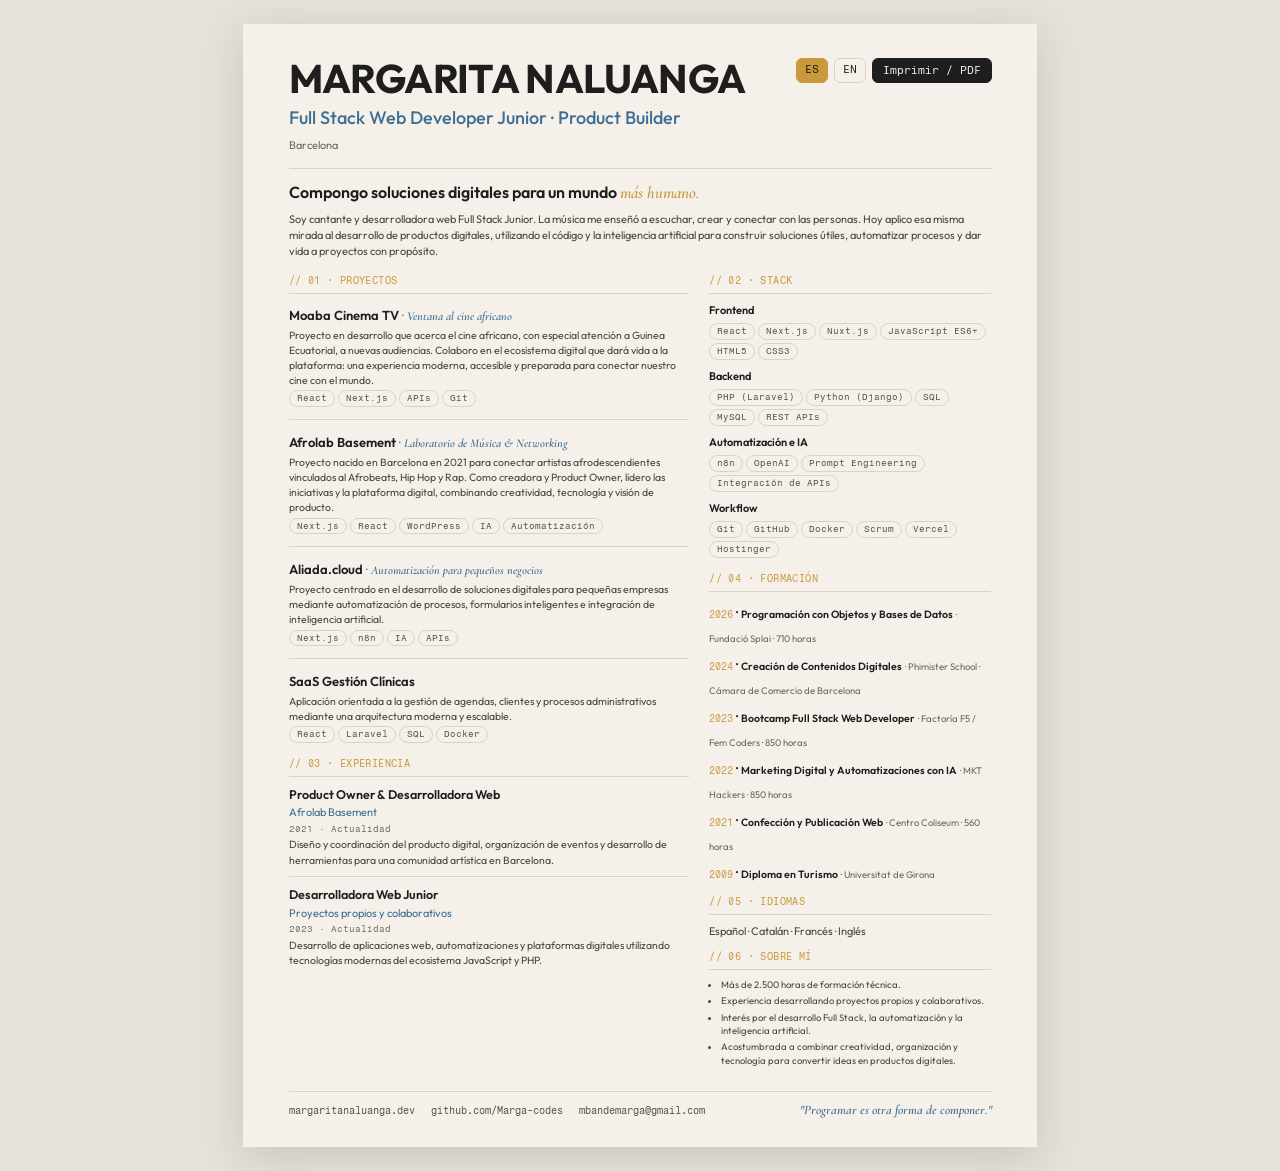
<file: cv.html>
<!DOCTYPE html>
<html lang="es">
<head>
  <meta charset="UTF-8">
  <meta name="viewport" content="width=device-width, initial-scale=1.0">
  <title>CV — Margarita Naluanga</title>
  <meta name="robots" content="noindex">
  <link rel="preconnect" href="https://fonts.googleapis.com">
  <link rel="preconnect" href="https://fonts.gstatic.com" crossorigin>
  <link href="https://fonts.googleapis.com/css2?family=Outfit:wght@300;400;500;600;700&family=Cormorant+Garamond:ital,wght@1,500;1,600&family=Fragment+Mono&display=swap" rel="stylesheet">
  <style>
    /* CV — extensión del portfolio. Solo versión clara (eco). */
    :root {
      --bg: #F5F1EA;
      --ink: #1E1E1E;
      --blue: #3F6E93;
      --mustard: #C89A3D;
      --line: #D8D2C8;
    }
    * { margin: 0; padding: 0; box-sizing: border-box; }
    html { background: #e7e2d9; }
    body {
      font-family: "Outfit", sans-serif;
      color: var(--ink);
      line-height: 1.5;
      -webkit-font-smoothing: antialiased;
    }
    em {
      font-family: "Cormorant Garamond", serif;
      font-style: italic;
      font-weight: 600;
    }
    .mono { font-family: "Fragment Mono", monospace; }

    .page {
      width: 210mm;
      min-height: 297mm;
      margin: 24px auto;
      background: var(--bg);
      padding: 9mm 12mm 7mm;
      box-shadow: 0 10px 40px rgba(30, 30, 30, 0.15);
      display: flex;
      flex-direction: column;
    }

    /* ---- Header ---- */
    .head { display: flex; justify-content: space-between; align-items: flex-start; }
    h1 {
      font-size: 40px;
      font-weight: 700;
      letter-spacing: -0.015em;
      line-height: 1;
      text-transform: uppercase;
    }
    .cargo { font-size: 18px; font-weight: 500; margin-top: 6px; color: var(--blue); }
    .city { font-size: 11px; margin-top: 6px; color: #6b665e; }
    .lang-sw { display: flex; gap: 6px; }
    .lang-sw a {
      font-family: "Fragment Mono", monospace;
      font-size: 11px;
      text-decoration: none;
      color: var(--ink);
      border: 1px solid var(--line);
      border-radius: 6px;
      padding: 3px 8px;
    }
    .lang-sw a.on { background: var(--mustard); border-color: var(--mustard); color: #241c10; }
    #print-btn {
      font-family: "Fragment Mono", monospace;
      font-size: 11px;
      border: 1px solid var(--ink);
      background: var(--ink);
      color: var(--bg);
      border-radius: 6px;
      padding: 3px 10px;
      cursor: pointer;
    }

    .claim {
      margin-top: 14px;
      padding-top: 11px;
      border-top: 1px solid var(--line);
      font-size: 16px;
      font-weight: 600;
    }
    .claim em { color: var(--mustard); font-size: 1.05em; }
    .intro { margin-top: 7px; font-size: 11px; line-height: 1.45; color: #4a463f; }

    /* ---- Grid ---- */
    .grid {
      display: grid;
      grid-template-columns: 1.42fr 1fr;
      gap: 20px;
      margin-top: 13px;
      flex: 1;
    }
    .sec { margin-top: 10px; }
    .sec:first-child { margin-top: 0; }
    .sec-tag {
      font-family: "Fragment Mono", monospace;
      font-size: 10px;
      color: var(--mustard);
      letter-spacing: 0.04em;
      padding-bottom: 5px;
      border-bottom: 1px solid var(--line);
      margin-bottom: 8px;
    }

    /* Proyectos */
    .proj + .proj { margin-top: 9px; padding-top: 9px; border-top: 1px solid var(--line); }
    .proj h3 { font-size: 13px; font-weight: 600; display: inline; }
    .proj .sub { font-size: 12px; color: var(--blue); }
    .proj p { font-size: 10.5px; line-height: 1.45; margin-top: 2px; color: #4a463f; }
    .chips { margin-top: 5px; font-size: 0; }
    .chips span {
      display: inline-block;
      font-family: "Fragment Mono", monospace;
      font-size: 8.5px;
      border: 1px solid var(--line);
      border-radius: 10px;
      padding: 1px 7px;
      margin: 0 3px 3px 0;
      color: #55504a;
    }

    /* Experiencia */
    .xp + .xp { margin-top: 8px; padding-top: 8px; border-top: 1px solid var(--line); }
    .xp h3 { font-size: 12.5px; font-weight: 600; }
    .xp .org { font-size: 11px; color: var(--blue); }
    .xp .dates { font-family: "Fragment Mono", monospace; font-size: 9px; color: #6b665e; margin-top: 1px; }
    .xp p { font-size: 10.5px; line-height: 1.45; margin-top: 2px; color: #4a463f; }

    /* Stack */
    .stack-g + .stack-g { margin-top: 5px; }
    .stack-g h3 { font-size: 11px; font-weight: 600; margin-bottom: 3px; }

    /* Formación */
    .edu + .edu { margin-top: 4px; }
    .edu .y { font-family: "Fragment Mono", monospace; font-size: 10px; color: var(--mustard); }
    .edu h3 { font-size: 10.5px; font-weight: 600; display: inline; }
    .edu .h { font-size: 9.5px; color: #6b665e; }

    /* Idiomas / Sobre mí */
    .langs { font-size: 11px; color: #4a463f; }
    .about li { font-size: 9.5px; line-height: 1.4; color: #4a463f; margin: 0 0 3px 12px; }

    /* Footer */
    .foot {
      margin-top: 12px;
      padding-top: 8px;
      border-top: 1px solid var(--line);
      display: flex;
      justify-content: space-between;
      align-items: baseline;
      flex-wrap: wrap;
      gap: 6px;
    }
    .foot .contacts { font-family: "Fragment Mono", monospace; font-size: 9.5px; color: #55504a; display: flex; gap: 16px; flex-wrap: wrap; }
    .foot .quote { font-size: 13px; color: var(--blue); }

    /* ---- Móvil: el A4 se adapta a la pantalla (la impresión no cambia) ---- */
    @media screen and (max-width: 840px) {
      .page { width: auto; min-height: auto; margin: 0; padding: 28px 20px; box-shadow: none; }
      .head { flex-direction: column; gap: 12px; }
      h1 { font-size: 30px; }
      .grid { grid-template-columns: 1fr; gap: 0; }
    }

    /* ---- Impresión: A4, sin fondos (ahorro de tinta) ---- */
    @page { size: A4; margin: 0; }
    @media print {
      html { background: #fff; }
      .page { margin: 0; box-shadow: none; width: auto; min-height: auto; background: #fff; }
      .lang-sw { display: none; }
      .proj, .xp, .sec, .edu { break-inside: avoid; }
      body { -webkit-print-color-adjust: exact; print-color-adjust: exact; }
    }
  </style>
</head>
<body>
  <div class="page">

    <header class="head">
      <div>
        <h1>Margarita Naluanga</h1>
        <p class="cargo" data-i18n="cargo">Full Stack Web Developer Junior · Product Builder</p>
        <p class="city">Barcelona</p>
      </div>
      <nav class="lang-sw" aria-label="Idioma">
        <a href="cv.html?lang=es" id="sw-es">ES</a>
        <a href="cv.html?lang=en" id="sw-en">EN</a>
        <button id="print-btn" type="button" data-i18n="printbtn">Imprimir / PDF</button>
      </nav>
    </header>

    <p class="claim" data-i18n="claim">Compongo soluciones digitales para un mundo <em>más humano.</em></p>
    <p class="intro" data-i18n="intro">Soy cantante y desarrolladora web Full Stack Junior. La música me enseñó a escuchar, crear y conectar con las personas. Hoy aplico esa misma mirada al desarrollo de productos digitales, utilizando el código y la inteligencia artificial para construir soluciones útiles, automatizar procesos y dar vida a proyectos con propósito.</p>

    <div class="grid">
      <!-- Columna principal -->
      <div>
        <section class="sec">
          <p class="sec-tag" data-i18n="tag.proj">// 01 · PROYECTOS</p>

          <article class="proj">
            <h3>Moaba Cinema TV</h3> <span class="sub">· <em data-i18n="moaba.sub">Ventana al cine africano</em></span>
            <p data-i18n="moaba.p1">Proyecto en desarrollo que acerca el cine africano, con especial atención a Guinea Ecuatorial, a nuevas audiencias. Colaboro en el ecosistema digital que dará vida a la plataforma: una experiencia moderna, accesible y preparada para conectar nuestro cine con el mundo.</p>
            <p class="chips"><span>React</span><span>Next.js</span><span>APIs</span><span>Git</span></p>
          </article>

          <article class="proj">
            <h3>Afrolab Basement</h3> <span class="sub">· <em data-i18n="afro.sub">Laboratorio de Música &amp; Networking</em></span>
            <p data-i18n="afro.p1">Proyecto nacido en Barcelona en 2021 para conectar artistas afrodescendientes vinculados al Afrobeats, Hip Hop y Rap. Como creadora y Product Owner, lidero las iniciativas y la plataforma digital, combinando creatividad, tecnología y visión de producto.</p>
            <p class="chips"><span>Next.js</span><span>React</span><span>WordPress</span><span data-i18n="chip.ia">IA</span><span data-i18n="chip.auto">Automatización</span></p>
          </article>

          <article class="proj">
            <h3>Aliada.cloud</h3> <span class="sub">· <em data-i18n="aliada.sub">Automatización para pequeños negocios</em></span>
            <p data-i18n="aliada.p1">Proyecto centrado en el desarrollo de soluciones digitales para pequeñas empresas mediante automatización de procesos, formularios inteligentes e integración de inteligencia artificial.</p>
            <p class="chips"><span>Next.js</span><span>n8n</span><span data-i18n="chip.ia2">IA</span><span>APIs</span></p>
          </article>

          <article class="proj">
            <h3 data-i18n="saas.h">SaaS Gestión Clínicas</h3>
            <p data-i18n="saas.p1">Aplicación orientada a la gestión de agendas, clientes y procesos administrativos mediante una arquitectura moderna y escalable.</p>
            <p class="chips"><span>React</span><span>Laravel</span><span>SQL</span><span>Docker</span></p>
          </article>
        </section>

        <section class="sec">
          <p class="sec-tag" data-i18n="tag.xp">// 03 · EXPERIENCIA</p>

          <article class="xp">
            <h3 data-i18n="xp1.h">Product Owner &amp; Desarrolladora Web</h3>
            <p class="org">Afrolab Basement</p>
            <p class="dates" data-i18n="xp1.d">2021 · Actualidad</p>
            <p data-i18n="xp1.p">Diseño y coordinación del producto digital, organización de eventos y desarrollo de herramientas para una comunidad artística en Barcelona.</p>
          </article>

          <article class="xp">
            <h3 data-i18n="xp2.h">Desarrolladora Web Junior</h3>
            <p class="org" data-i18n="xp2.org">Proyectos propios y colaborativos</p>
            <p class="dates" data-i18n="xp2.d">2023 · Actualidad</p>
            <p data-i18n="xp2.p">Desarrollo de aplicaciones web, automatizaciones y plataformas digitales utilizando tecnologías modernas del ecosistema JavaScript y PHP.</p>
          </article>
        </section>
      </div>

      <!-- Columna lateral -->
      <div>
        <section class="sec">
          <p class="sec-tag" data-i18n="tag.stack">// 02 · STACK</p>
          <div class="stack-g">
            <h3>Frontend</h3>
            <p class="chips"><span>React</span><span>Next.js</span><span>Nuxt.js</span><span>JavaScript ES6+</span><span>HTML5</span><span>CSS3</span></p>
          </div>
          <div class="stack-g">
            <h3>Backend</h3>
            <p class="chips"><span>PHP (Laravel)</span><span>Python (Django)</span><span>SQL</span><span>MySQL</span><span>REST APIs</span></p>
          </div>
          <div class="stack-g">
            <h3 data-i18n="st.auto">Automatización e IA</h3>
            <p class="chips"><span>n8n</span><span>OpenAI</span><span>Prompt Engineering</span><span data-i18n="chip.apis">Integración de APIs</span></p>
          </div>
          <div class="stack-g">
            <h3>Workflow</h3>
            <p class="chips"><span>Git</span><span>GitHub</span><span>Docker</span><span>Scrum</span><span>Vercel</span><span>Hostinger</span></p>
          </div>
        </section>

        <section class="sec">
          <p class="sec-tag" data-i18n="tag.edu">// 04 · FORMACIÓN</p>
          <div class="edu"><span class="y">2026</span> · <h3 data-i18n="edu26">Programación con Objetos y Bases de Datos</h3> <span class="h" data-i18n="edu26h">· Fundació Splai · 710 horas</span></div>
          <div class="edu"><span class="y">2024</span> · <h3 data-i18n="edu24">Creación de Contenidos Digitales</h3> <span class="h" data-i18n="edu24h">· Phimister School · Cámara de Comercio de Barcelona</span></div>
          <div class="edu"><span class="y">2023</span> · <h3>Bootcamp Full Stack Web Developer</h3> <span class="h" data-i18n="edu23h">· Factoría F5 / Fem Coders · 850 horas</span></div>
          <div class="edu"><span class="y">2022</span> · <h3 data-i18n="edu22">Marketing Digital y Automatizaciones con IA</h3> <span class="h" data-i18n="edu22h">· MKT Hackers · 850 horas</span></div>
          <div class="edu"><span class="y">2021</span> · <h3 data-i18n="edu21">Confección y Publicación Web</h3> <span class="h" data-i18n="edu21h">· Centro Coliseum · 560 horas</span></div>
          <div class="edu"><span class="y">2009</span> · <h3 data-i18n="edu09">Diploma en Turismo</h3> <span class="h" data-i18n="edu09h">· Universitat de Girona</span></div>
        </section>

        <section class="sec">
          <p class="sec-tag" data-i18n="tag.langs">// 05 · IDIOMAS</p>
          <p class="langs" data-i18n="langs">Español · Catalán · Francés · Inglés</p>
        </section>

        <section class="sec">
          <p class="sec-tag" data-i18n="tag.about">// 06 · SOBRE MÍ</p>
          <ul class="about" data-i18n="about">
            <li>Más de 2.500 horas de formación técnica.</li>
            <li>Experiencia desarrollando proyectos propios y colaborativos.</li>
            <li>Interés por el desarrollo Full Stack, la automatización y la inteligencia artificial.</li>
            <li>Acostumbrada a combinar creatividad, organización y tecnología para convertir ideas en productos digitales.</li>
          </ul>
        </section>
      </div>
    </div>

    <footer class="foot">
      <div class="contacts">
        <span>margaritanaluanga.dev</span>
        <span>github.com/Marga-codes</span>
        <span>mbandemarga@gmail.com</span>
      </div>
      <p class="quote"><em data-i18n="quote">"Programar es otra forma de componer."</em></p>
    </footer>

  </div>

  <script>
    (function () {
      var EN = {
        'cargo': 'Junior Full Stack Web Developer · Product Builder',
        'claim': 'I compose digital solutions for a more <em>human world.</em>',
        'intro': "I'm a singer and Junior Full Stack web developer. Music taught me to listen, create and connect with people. Today I bring that same outlook to building digital products, using code and artificial intelligence to craft useful solutions, automate processes and bring purpose-driven projects to life.",
        'tag.proj': '// 01 · PROJECTS',
        'moaba.sub': 'A window to African cinema',
        'moaba.p1': 'Project in development bringing African cinema — with special attention to Equatorial Guinea — to new audiences. I collaborate on the digital ecosystem behind the platform: a modern, accessible experience ready to connect our cinema with the world.',
        'afro.sub': 'Music &amp; Networking Lab',
        'afro.p1': 'Project born in Barcelona in 2021 to connect artists of African descent linked to Afrobeats, Hip Hop and Rap. As creator and Product Owner, I lead its initiatives and digital platform, combining creativity, technology and product vision.',
        'aliada.sub': 'Automation for small businesses',
        'aliada.p1': 'Project focused on building digital solutions for small businesses through process automation, smart forms and artificial-intelligence integration.',
        'saas.h': 'Clinic Management SaaS',
        'saas.p1': 'Application for managing schedules, clients and administrative processes on a modern, scalable architecture.',
        'chip.ia': 'AI', 'chip.ia2': 'AI',
        'chip.auto': 'Automation',
        'chip.apis': 'API Integration',
        'tag.xp': '// 03 · EXPERIENCE',
        'xp1.h': 'Product Owner &amp; Web Developer',
        'xp1.d': '2021 · Present',
        'xp1.p': 'Design and coordination of the digital product, event organisation and development of tools for an artistic community in Barcelona.',
        'xp2.h': 'Junior Web Developer',
        'xp2.org': 'Personal and collaborative projects',
        'xp2.d': '2023 · Present',
        'xp2.p': 'Development of web applications, automations and digital platforms using modern technologies from the JavaScript and PHP ecosystems.',
        'tag.stack': '// 02 · STACK',
        'st.auto': 'Automation & AI',
        'tag.edu': '// 04 · EDUCATION',
        'edu26': 'Object-Oriented Programming and Databases',
        'edu26h': '· Fundació Splai · 710 hours',
        'edu24': 'Digital Content Creation',
        'edu24h': '· Phimister School · Barcelona Chamber of Commerce',
        'edu23h': '· Factoría F5 / Fem Coders · 850 hours',
        'edu22': 'Digital Marketing and AI Automations',
        'edu22h': '· MKT Hackers · 850 hours',
        'edu21': 'Website Development and Publishing',
        'edu21h': '· Centro Coliseum · 560 hours',
        'edu09': 'Diploma in Tourism',
        'edu09h': '· Universitat de Girona',
        'tag.langs': '// 05 · LANGUAGES',
        'langs': 'Spanish · Catalan · French · English',
        'tag.about': '// 06 · ABOUT ME',
        'about': '<li>More than 2,500 hours of technical training.</li><li>Experience building personal and collaborative projects.</li><li>Passionate about Full Stack development, automation and artificial intelligence.</li><li>Used to combining creativity, organisation and technology to turn ideas into digital products.</li>',
        'quote': '"Coding is another way of composing."',
        'printbtn': 'Print / PDF'
      };
      var params = new URLSearchParams(location.search);
      var lang = params.get('lang') === 'en' ? 'en' : 'es';
      if (lang === 'en') {
        document.querySelectorAll('[data-i18n]').forEach(function (el) {
          var t = EN[el.dataset.i18n];
          if (t !== undefined) el.innerHTML = t;
        });
        document.documentElement.lang = 'en';
        document.title = 'CV — Margarita Naluanga';
      }
      document.getElementById('sw-' + lang).classList.add('on');
      document.getElementById('print-btn').addEventListener('click', function () {
        window.print();
      });
      if (params.get('print') === '1') {
        window.addEventListener('load', function () {
          var go = function () { setTimeout(function () { window.print(); }, 300); };
          if (document.fonts && document.fonts.ready) document.fonts.ready.then(go);
          else go();
        });
      }
    })();
  </script>
</body>
</html>
</file>
